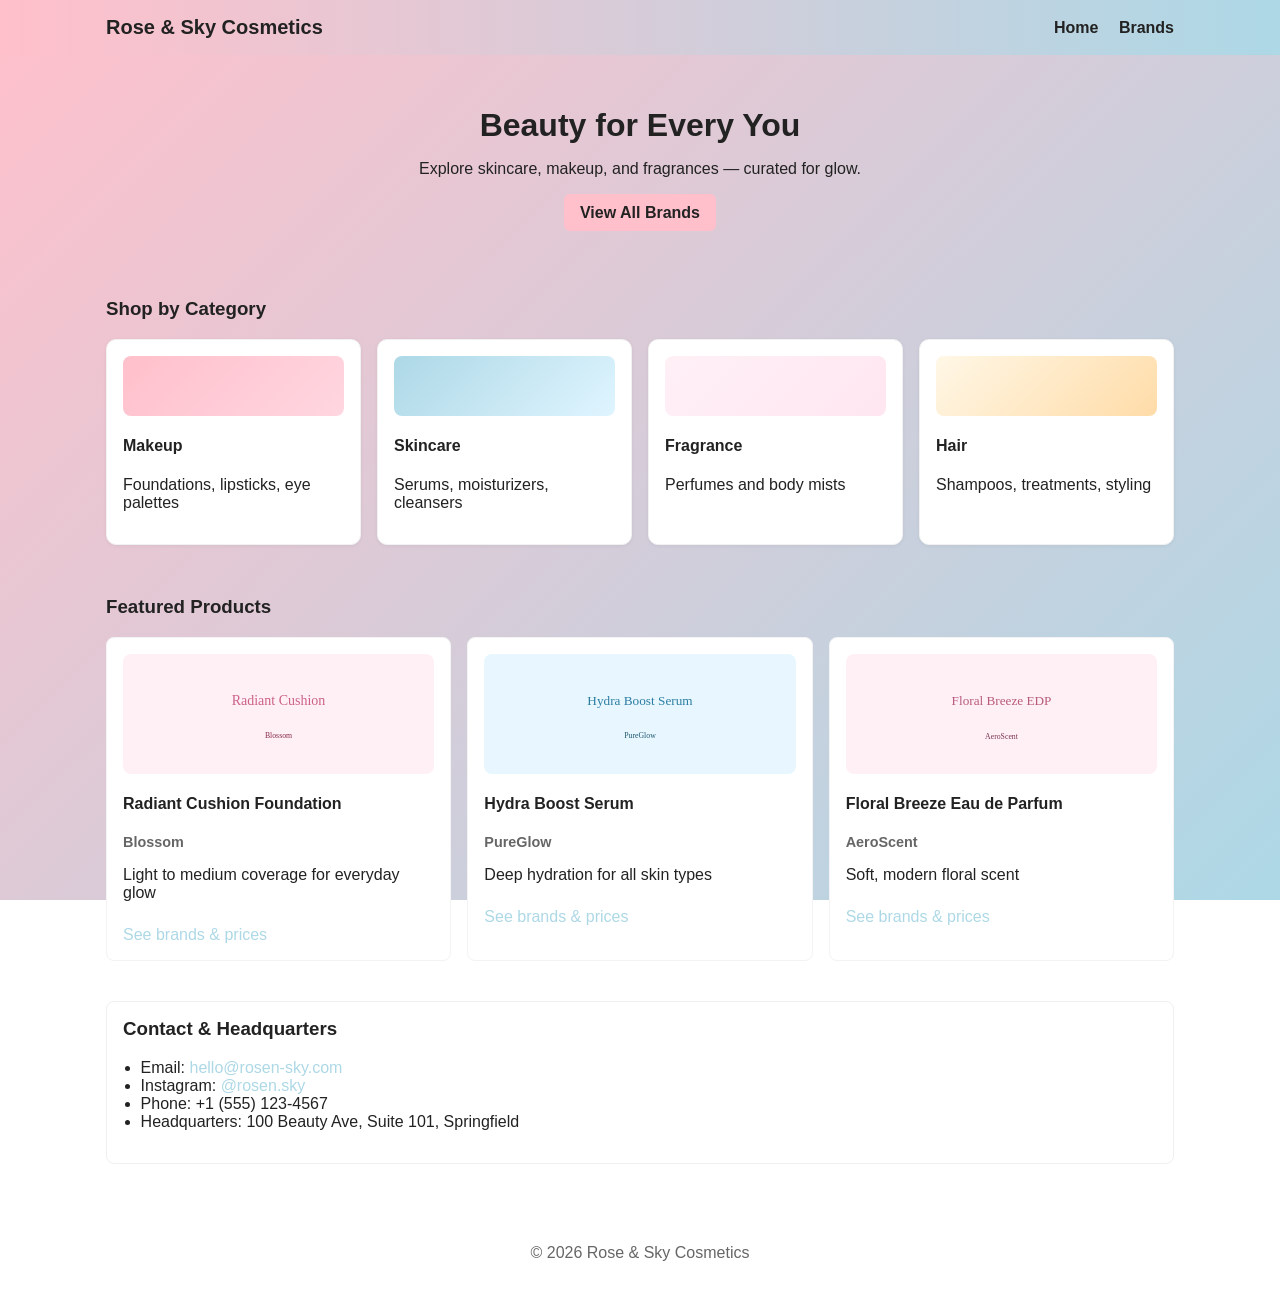
<file: index.html>
<!doctype html>
<html lang="en">
  <head>
    <meta charset="utf-8" />
    <meta name="viewport" content="width=device-width,initial-scale=1" />
    <title>Rose & Sky Cosmetics</title>
    <link rel="stylesheet" href="styles.css" />
  </head>
  <body>
    <header class="site-header">
      <div class="container">
        <h1 class="brand">Rose & Sky Cosmetics</h1>
        <nav>
          <a href="index.html">Home</a>
          <a href="brands.html">Brands</a>
        </nav>
      </div>
    </header>

    <main class="container">
      <section class="hero">
        <h2>Beauty for Every You</h2>
        <p>Explore skincare, makeup, and fragrances — curated for glow.</p>
        <a class="btn" href="brands.html">View All Brands</a>
      </section>

      <section class="categories">
        <h3>Shop by Category</h3>
        <div class="grid">
          <a class="card" href="brands.html?category=Makeup">
            <div class="card-color makeup"></div>
            <h4>Makeup</h4>
            <p>Foundations, lipsticks, eye palettes</p>
          </a>

          <a class="card" href="brands.html?category=Skincare">
            <div class="card-color skincare"></div>
            <h4>Skincare</h4>
            <p>Serums, moisturizers, cleansers</p>
          </a>

          <a class="card" href="brands.html?category=Fragrance">
            <div class="card-color fragrance"></div>
            <h4>Fragrance</h4>
            <p>Perfumes and body mists</p>
          </a>

          <a class="card" href="brands.html?category=Hair">
            <div class="card-color hair"></div>
            <h4>Hair</h4>
            <p>Shampoos, treatments, styling</p>
          </a>
        </div>
      </section>

      <section class="featured">
        <h3>Featured Products</h3>
        <div class="grid">
          <div class="product">
            <img class="thumb" src="images/radiant-cushion.svg" alt="Radiant Cushion" />
            <h4>Radiant Cushion Foundation</h4>
            <div class="brand-label">Blossom</div>
            <p>Light to medium coverage for everyday glow</p>
            <a href="brands.html?category=Makeup" class="link">See brands & prices</a>
          </div>

          <div class="product">
            <img class="thumb" src="images/hydra-boost.svg" alt="Hydra Boost Serum" />
            <h4>Hydra Boost Serum</h4>
            <div class="brand-label">PureGlow</div>
            <p>Deep hydration for all skin types</p>
            <a href="brands.html?category=Skincare" class="link">See brands & prices</a>
          </div>

          <div class="product">
            <img class="thumb" src="images/floral-breeze.svg" alt="Floral Breeze" />
            <h4>Floral Breeze Eau de Parfum</h4>
            <div class="brand-label">AeroScent</div>
            <p>Soft, modern floral scent</p>
            <a href="brands.html?category=Fragrance" class="link">See brands & prices</a>
          </div>
        </div>
      </section>
      
      <section class="contact-section">
        <h3>Contact & Headquarters</h3>
        <ul>
          <li>Email: <a href="mailto:hello@rosen-sky.com">hello@rosen-sky.com</a></li>
          <li>Instagram: <a href="https://instagram.com/rosen.sky" target="_blank">@rosen.sky</a></li>
          <li>Phone: +1 (555) 123-4567</li>
          <li>Headquarters: 100 Beauty Ave, Suite 101, Springfield</li>
        </ul>
      </section>
    </main>

    <footer class="site-footer">
      <div class="container">© 2026 Rose & Sky Cosmetics</div>
    </footer>

    <script src="script.js"></script>
  </body>
</html>
</file>
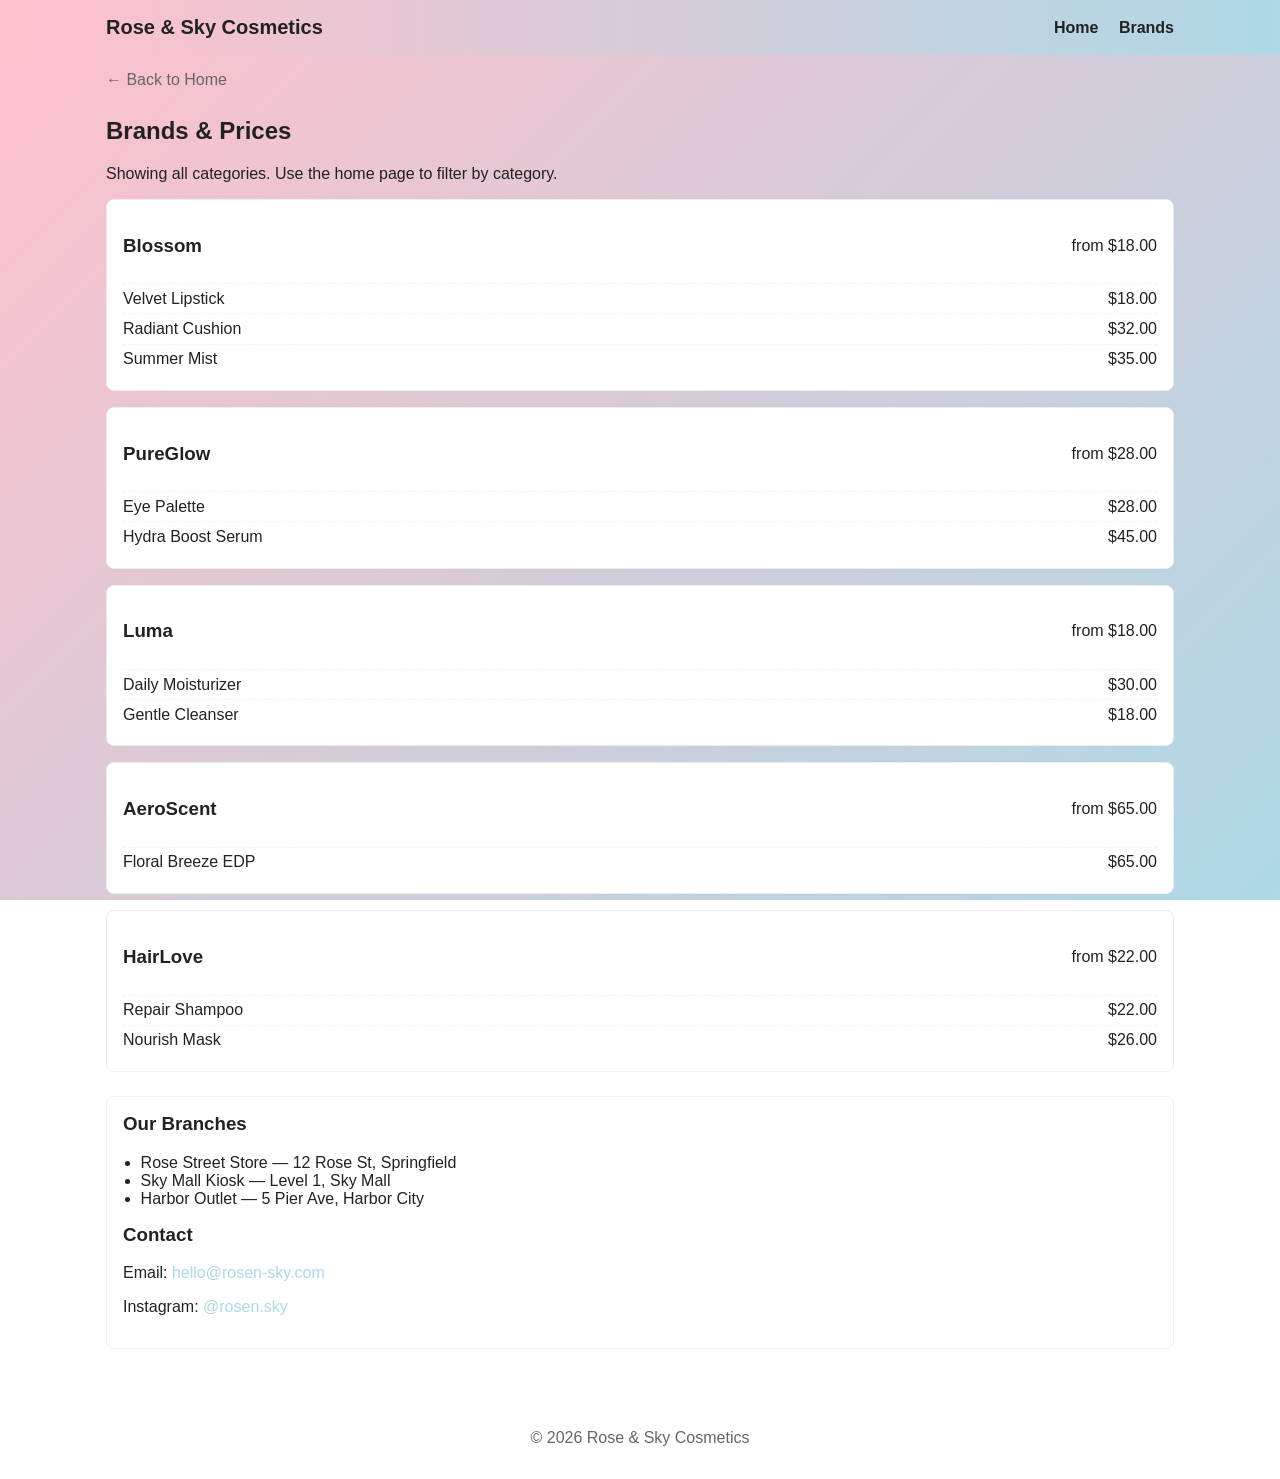
<file: brands.html>
<!doctype html>
<html lang="en">
  <head>
    <meta charset="utf-8" />
    <meta name="viewport" content="width=device-width,initial-scale=1" />
    <title>Brands — Rose & Sky Cosmetics</title>
    <link rel="stylesheet" href="styles.css" />
  </head>
  <body>
    <header class="site-header">
      <div class="container">
        <h1 class="brand">Rose & Sky Cosmetics</h1>
        <nav>
          <a href="index.html">Home</a>
          <a href="brands.html">Brands</a>
        </nav>
      </div>
    </header>

    <main class="container">
      <section>
        <a class="back" href="index.html">← Back to Home</a>
        <h2 id="page-title">Brands & Prices</h2>
        <p id="summary"></p>

        <div id="brands-root"></div>

        <section class="branches">
          <h3>Our Branches</h3>
          <ul>
            <li>Rose Street Store — 12 Rose St, Springfield</li>
            <li>Sky Mall Kiosk — Level 1, Sky Mall</li>
            <li>Harbor Outlet — 5 Pier Ave, Harbor City</li>
          </ul>

          <h3>Contact</h3>
          <p>Email: <a href="mailto:hello@rosen-sky.com">hello@rosen-sky.com</a></p>
          <p>Instagram: <a href="https://instagram.com/rosen.sky" target="_blank">@rosen.sky</a></p>
        </section>
      </section>
    </main>

    <footer class="site-footer">
      <div class="container">© 2026 Rose & Sky Cosmetics</div>
    </footer>

    <script src="script.js"></script>
  </body>
</html>
</file>
<file: styles.css>
:root{
  --pink:#ffc0cb;
  --light-blue:#add8e6;
  --bg:#ffffff;
  --muted:#666;
  --container-width:1100px;
}
*{box-sizing:border-box}
.body-fix {}
body{font-family:Segoe UI,Arial,Helvetica,sans-serif;margin:0;background:linear-gradient(135deg,var(--pink),var(--light-blue));color:#222;min-height:100vh;background-attachment:fixed}
.container{max-width:var(--container-width);margin:0 auto;padding:1rem}
.site-header{background:linear-gradient(90deg,var(--pink),var(--light-blue));color:#222}
.site-header .container{display:flex;align-items:center;justify-content:space-between;padding:1rem}
.brand{margin:0;font-size:1.25rem}
nav a{margin-left:1rem;color:#222;text-decoration:none;font-weight:600}
.hero{padding:2rem 0;text-align:center}
.hero h2{font-size:2rem;margin:.25rem 0}
.btn{display:inline-block;background:var(--pink);color:#222;padding:.6rem 1rem;border-radius:6px;text-decoration:none;font-weight:700}
.categories{padding:1rem 0}
.grid{display:grid;grid-template-columns:repeat(auto-fit,minmax(220px,1fr));gap:1rem}
.card{display:block;background:#fff;border:1px solid #f1f1f1;padding:1rem;border-radius:10px;text-decoration:none;color:inherit;box-shadow:0 1px 4px rgba(0,0,0,.05)}
.card-color{height:60px;border-radius:8px;margin-bottom:.5rem}
.card-color.makeup{background:linear-gradient(135deg,var(--pink),#ffd6e0)}
.card-color.skincare{background:linear-gradient(135deg,var(--light-blue),#dff5ff)}
.card-color.fragrance{background:linear-gradient(135deg,#fff0f6,#ffe6f0)}
.card-color.hair{background:linear-gradient(135deg,#fff7e6,#ffdca8)}
.featured{padding:1rem 0}
.product{background:#fff;border-radius:8px;padding:1rem;border:1px solid #f3f3f3}
.thumb{height:120px;border-radius:8px;margin-bottom:.5rem;display:block;width:100%;object-fit:cover}
.brand-label{font-size:0.9rem;color:var(--muted);margin-top:.2rem;font-weight:600}
.link{display:inline-block;margin-top:.5rem;color:var(--light-blue);text-decoration:none}
.site-footer{margin-top:2rem;padding:1rem 0;text-align:center;color:var(--muted)}
#brands-root{margin-top:1rem}
.brand-card{border:1px solid #eee;padding:1rem;border-radius:8px;margin-bottom:1rem;background:#fff}
.brand-title{display:flex;justify-content:space-between;align-items:center}
.product-list{margin-top:.5rem}
.product-item{display:flex;justify-content:space-between;padding:.35rem 0;border-top:1px dashed #f5f5f5}
.back{display:inline-block;margin-bottom:.5rem;color:var(--muted);text-decoration:none}
.branches{margin-top:1.5rem;background:#fff;padding:1rem;border-radius:8px;border:1px solid #f0f0f0}
.branches h3{margin-top:0}
.branches ul{padding-left:1.1rem}
.branches a{color:var(--light-blue);text-decoration:none}

.contact-section{margin-top:1.5rem;background:#fff;padding:1rem;border-radius:8px;border:1px solid #f0f0f0}
.contact-section h3{margin-top:0}
.contact-section ul{padding-left:1.1rem}
.contact-section a{color:var(--light-blue);text-decoration:none}
@media (max-width:600px){.site-header .container{flex-direction:column;align-items:flex-start} .hero h2{font-size:1.5rem}}
</file>
